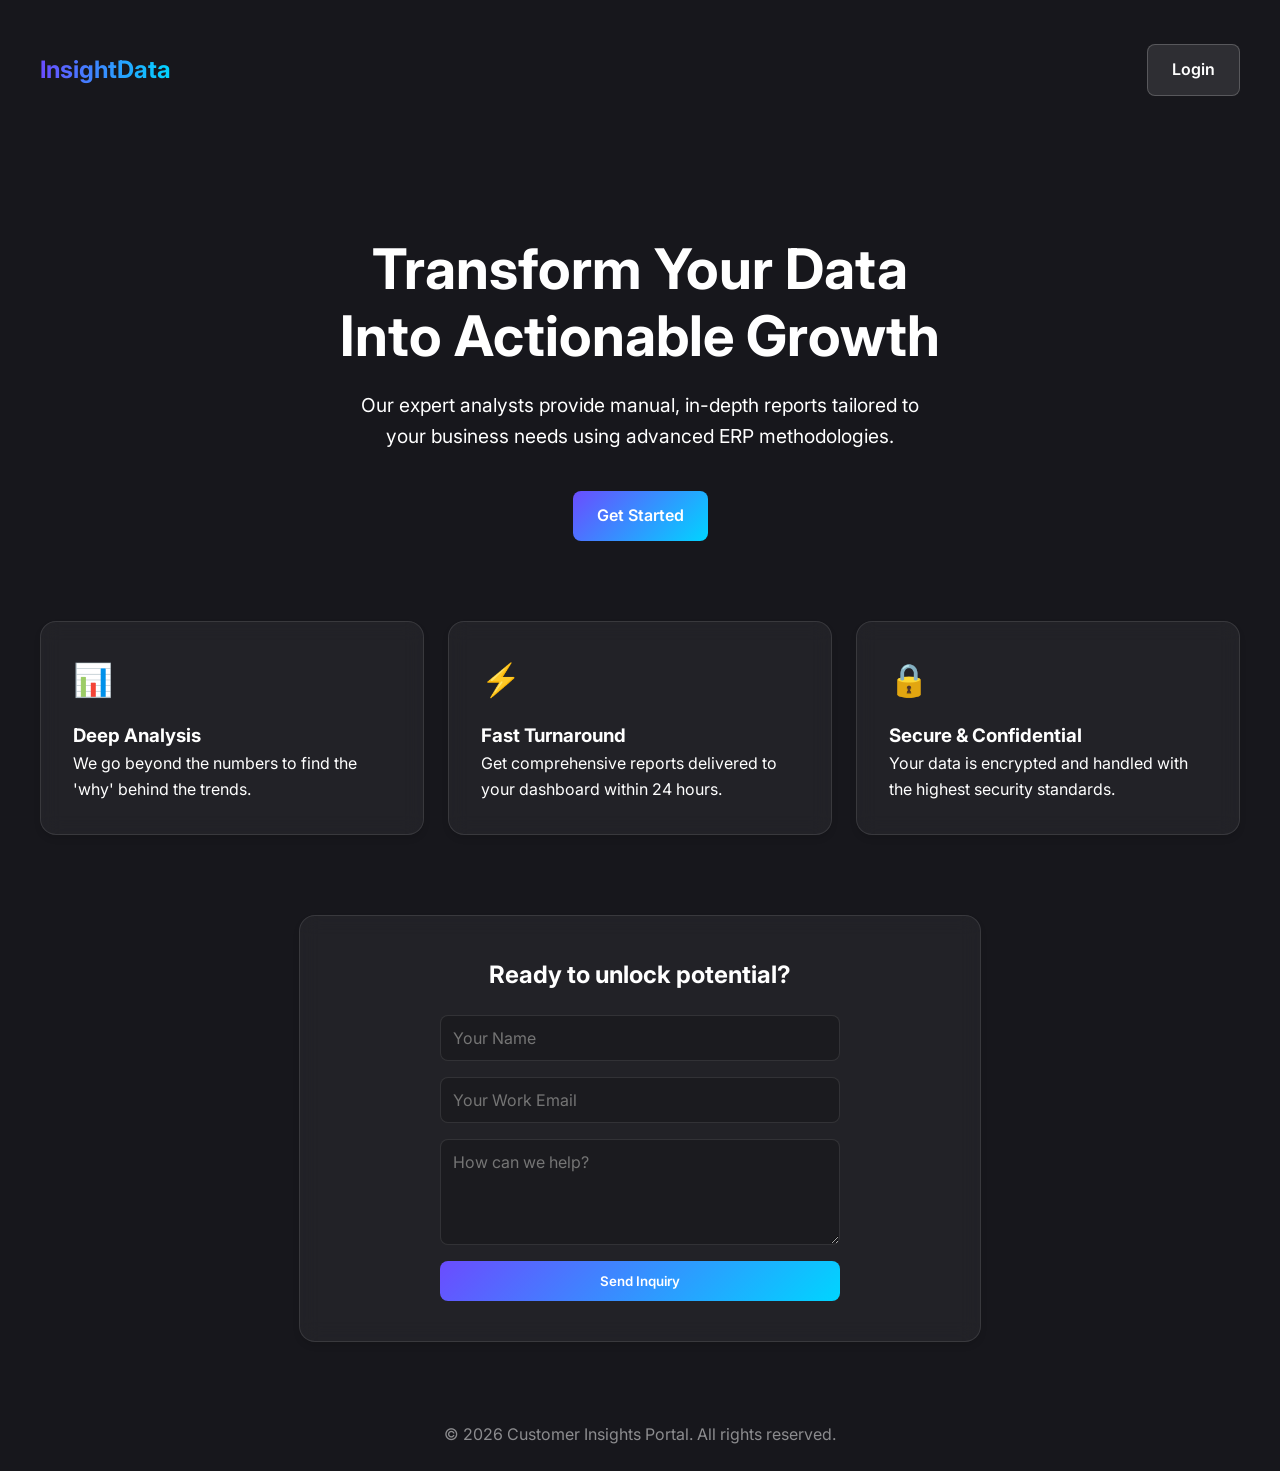
<file: frontend/index.html>
<!DOCTYPE html>
<html lang="en">
<head>
    <meta charset="UTF-8">
    <meta name="viewport" content="width=device-width, initial-scale=1.0">
    <title>Customer Insights Portal</title>
    <link rel="stylesheet" href="assets/css/style.css">
</head>
<body>
    <div class="container">
        <header>
            <div class="logo">InsightData</div>
            <nav>
                <div id="auth-links">
                    <a href="login.html" class="btn btn-glass">Login</a>
                </div>
            </nav>
        </header>

        <section class="hero fade-in">
            <h1>Transform Your Data<br>Into Actionable Growth</h1>
            <p>Our expert analysts provide manual, in-depth reports tailored to your business needs using advanced ERP methodologies.</p>
            <a href="#contact" class="btn btn-primary">Get Started</a>
        </section>

        <section class="services fade-in">
            <div class="glass-panel service-card">
                <div class="service-icon">📊</div>
                <h3>Deep Analysis</h3>
                <p>We go beyond the numbers to find the 'why' behind the trends.</p>
            </div>
            <div class="glass-panel service-card">
                <div class="service-icon">⚡</div>
                <h3>Fast Turnaround</h3>
                <p>Get comprehensive reports delivered to your dashboard within 24 hours.</p>
            </div>
            <div class="glass-panel service-card">
                <div class="service-icon">🔒</div>
                <h3>Secure & Confidential</h3>
                <p>Your data is encrypted and handled with the highest security standards.</p>
            </div>
        </section>

        <section id="contact" class="glass-panel fade-in" style="padding: 40px; text-align: center; max-width: 600px; margin: 0 auto 80px;">
            <h2 style="margin-bottom: 20px;">Ready to unlock potential?</h2>
            <form id="contact-form">
                <input type="text" id="name" placeholder="Your Name" required>
                <input type="email" id="email" placeholder="Your Work Email" required>
                <textarea id="message" rows="4" placeholder="How can we help?" required></textarea>
                <button type="submit" class="btn btn-primary">Send Inquiry</button>
            </form>
        </section>

        <footer>
            <p style="text-align: center; color: var(--text-muted); opacity: 0.5;">&copy; 2026 Customer Insights Portal. All rights reserved.</p>
        </footer>
    </div>

    <script src="assets/js/api.js"></script>
    <script>
        document.getElementById('contact-form').addEventListener('submit', async (e) => {
            e.preventDefault();
            const name = document.getElementById('name').value;
            const email = document.getElementById('email').value;
            const message = document.getElementById('message').value;
            
            try {
                await fetchAPI('/contact', {
                    method: 'POST',
                    body: JSON.stringify({ name, email, message })
                });
                alert('Thank you! We will reach out shortly.');
                e.target.reset();
            } catch (err) {
                alert('Error submitting form: ' + err.message);
            }
        });

        // Check if logged in update Nav
        if (localStorage.getItem('token')) {
            const user = JSON.parse(localStorage.getItem('user'));
            const dashLink = user.role === 'admin' ? 'admin_dashboard.html' : 'client_dashboard.html';
            document.getElementById('auth-links').innerHTML = `<a href="${dashLink}" class="btn btn-primary">Dashboard</a>`;
        }
    </script>
</body>
</html>
</file>
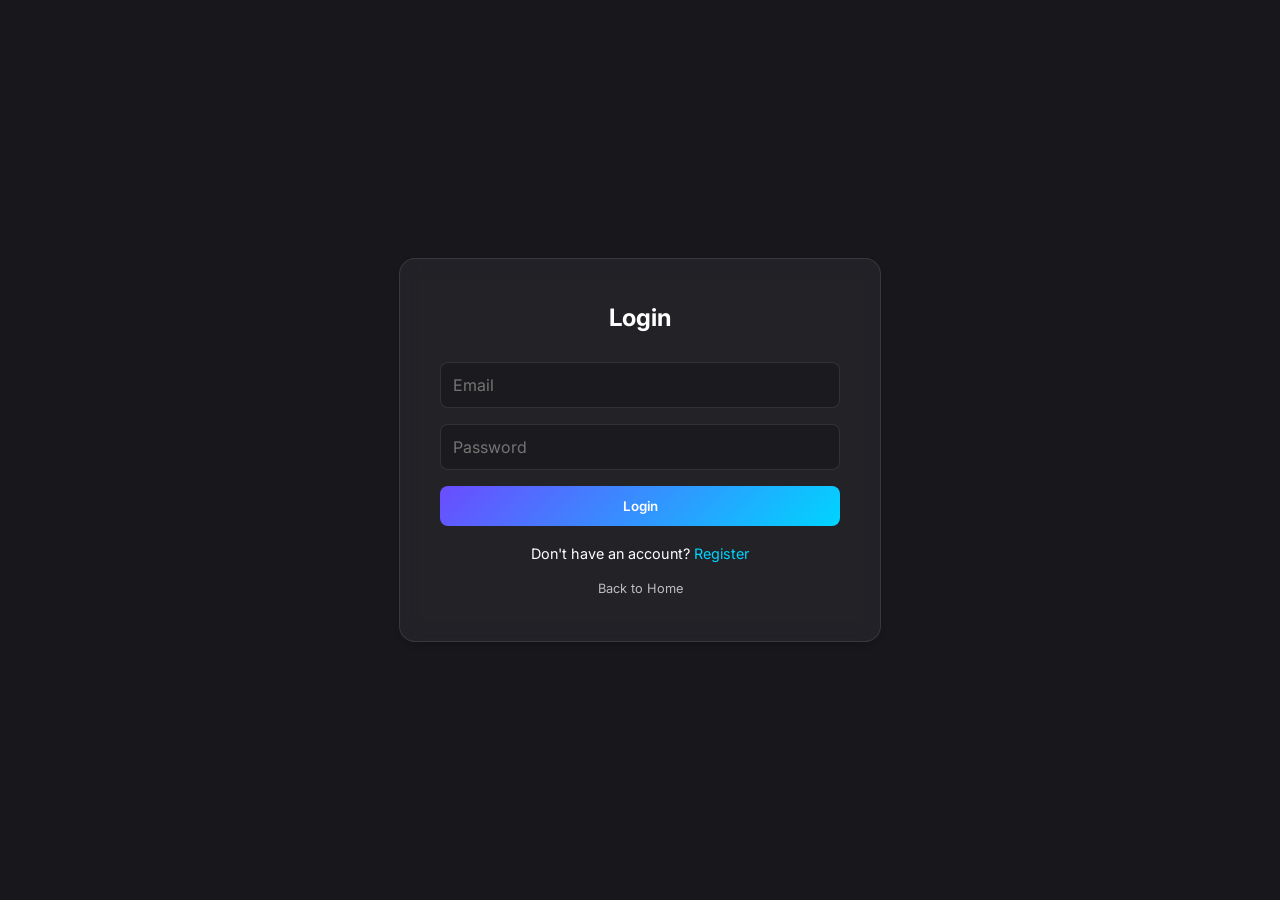
<file: frontend/admin_dashboard.html>
<!DOCTYPE html>
<html lang="en">

<head>
    <meta charset="UTF-8">
    <meta name="viewport" content="width=device-width, initial-scale=1.0">
    <title>Admin Dashboard</title>
    <link rel="stylesheet" href="assets/css/style.css">
</head>

<body>
    <div class="container">
        <header>
            <div class="logo">Admin Console</div>
            <nav style="display: flex; align-items: center; gap: 16px;">
                <span id="user-name" style="color: rgb(var(--text-muted));"></span>
                <button onclick="logout()" class="btn btn-glass"
                    style="padding: 8px 16px; font-size: 0.9rem;">Logout</button>
            </nav>
        </header>

        <div class="dashboard-grid">
            <aside class="sidebar glass-panel" style="padding: 20px;">
                <ul>
                    <li><a href="#" class="active" onclick="switchTab('uploads')">Client Uploads</a></li>
                    <li><a href="#" onclick="switchTab('reports')">Send Report</a></li>
                </ul>
            </aside>

            <main class="content-area glass-panel">
                <!-- Client Uploads Section -->
                <div id="tab-uploads">
                    <h2>Recent Client Uploads</h2>
                    <table>
                        <thead>
                            <tr>
                                <th>Client ID</th>
                                <th>Filename</th>
                                <th>Description</th>
                                <th>Date</th>
                                <th>Action</th>
                            </tr>
                        </thead>
                        <tbody id="uploads-table-body">
                            <!-- Items here -->
                        </tbody>
                    </table>
                </div>

                <!-- Send Report Section -->
                <div id="tab-reports" style="display: none;">
                    <h2>Upload Business Report</h2>
                    <div style="margin: 20px 0; padding: 20px; background: rgba(255,255,255,0.05); border-radius: 8px;">
                        <form id="report-form" style="max-width: 100%;">
                            <label style="display:block; margin-bottom:8px;">Select Client:</label>
                            <select id="client-select" required style="width: 100%; margin-bottom: 12px;">
                                <option value="">Loading clients...</option>
                            </select>

                            <input type="text" id="report-title" placeholder="Report Title" required>

                            <label style="display:block; margin-bottom:8px; margin-top: 12px;">Report File
                                (PDF):</label>
                            <input type="file" id="report-file" required>

                            <button type="submit" class="btn btn-primary" style="width: auto; margin-top: 16px;">Upload
                                & Notify Client</button>
                        </form>
                    </div>
                </div>
            </main>
        </div>
    </div>

    <script src="assets/js/api.js"></script>
    <script src="assets/js/auth.js"></script>
    <script>
        checkAuthGuard('admin');
        const user = getUser();
        document.getElementById('user-name').textContent = user.full_name;

        function switchTab(tab) {
            document.getElementById('tab-uploads').style.display = tab === 'uploads' ? 'block' : 'none';
            document.getElementById('tab-reports').style.display = tab === 'reports' ? 'block' : 'none';
            document.querySelectorAll('.sidebar a').forEach(a => a.classList.remove('active'));
            event.target.classList.add('active');
        }

        async function loadUploads() {
            try {
                const uploads = await fetchAPI('/uploads');
                const tbody = document.getElementById('uploads-table-body');
                tbody.innerHTML = uploads.map(u => `
                    <tr>
                        <td>${u.client_id}</td>
                        <td>${u.filename}</td>
                        <td>${u.description || '-'}</td>
                        <td>${new Date(u.created_at).toLocaleDateString()}</td>
                        <td><a href="${u.file_url}" target="_blank" class="btn btn-glass" style="padding: 4px 12px; font-size: 0.8rem;">Download</a></td>
                    </tr>
                `).join('');
            } catch (e) { console.error(e); }
        }

        async function loadClients() {
            try {
                // We need an endpoint to list clients. Assuming /users/ returns all for admin.
                const users = await fetchAPI('/users/');
                const clientSelect = document.getElementById('client-select');
                // Filter only clients if role available, or show all
                const clients = users.filter(u => u.role === 'client');

                clientSelect.innerHTML = clients.map(c => `
                    <option value="${c.id}">${c.full_name} (${c.email})</option>
                `).join('');
            } catch (e) { console.error(e); }
        }

        document.getElementById('report-form').addEventListener('submit', async (e) => {
            e.preventDefault();
            const client_id = document.getElementById('client-select').value;
            const title = document.getElementById('report-title').value;
            const fileInput = document.getElementById('report-file');

            if (fileInput.files.length === 0) return;

            const formData = new FormData();
            formData.append('file', fileInput.files[0]);

            try {
                await fetchAPI(`/reports/?title=${encodeURIComponent(title)}&client_id=${client_id}`, {
                    method: 'POST',
                    body: formData
                });
                alert('Report uploaded and client notified!');
                document.getElementById('report-form').reset();
            } catch (err) {
                alert('Upload failed: ' + err.message);
            }
        });

        // Init
        loadUploads();
        loadClients();
    </script>
</body>

</html>
</file>
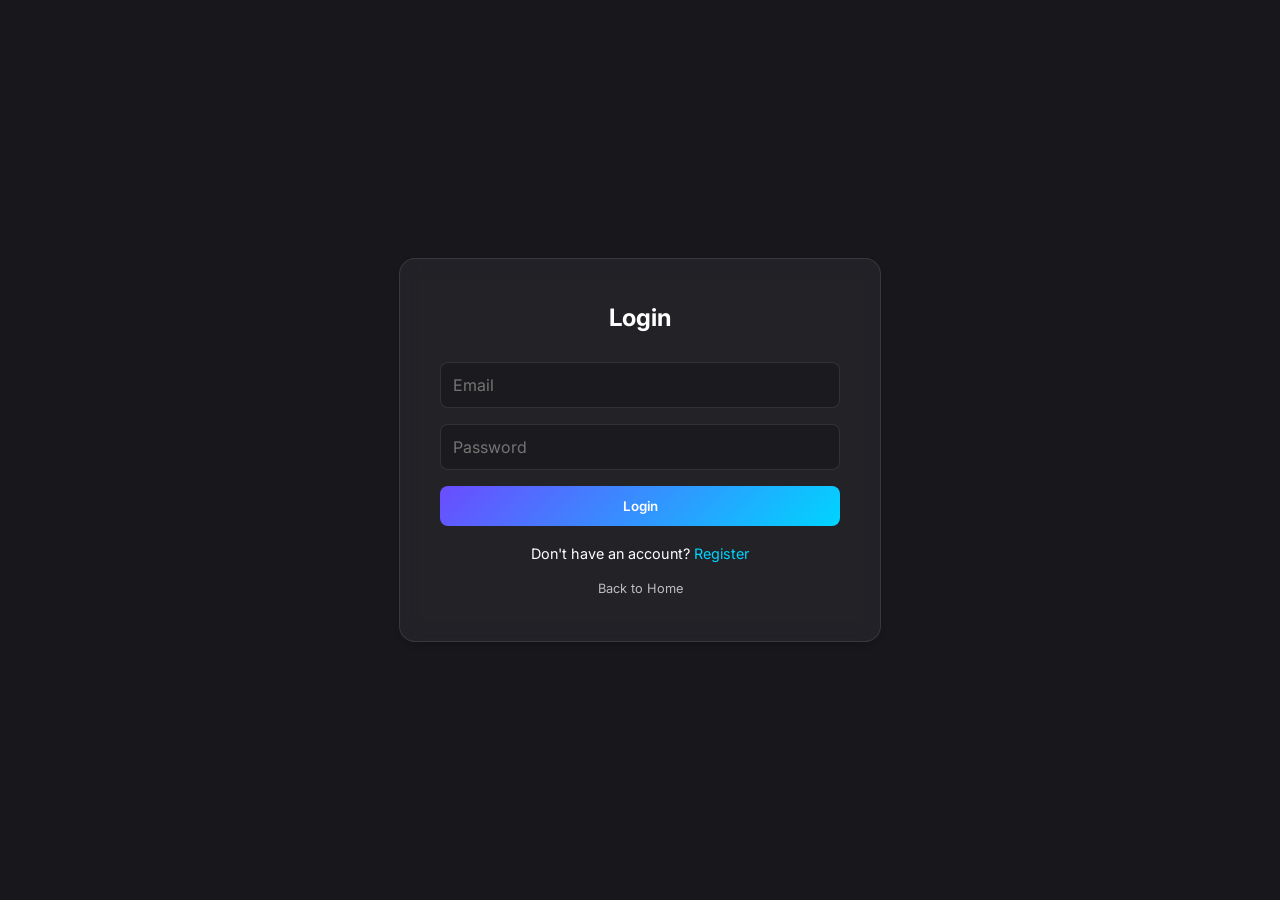
<file: frontend/client_dashboard.html>
<!DOCTYPE html>
<html lang="en">

<head>
    <meta charset="UTF-8">
    <meta name="viewport" content="width=device-width, initial-scale=1.0">
    <title>Client Dashboard</title>
    <link rel="stylesheet" href="assets/css/style.css">
</head>

<body>
    <div class="container">
        <header>
            <div class="logo">Client Portal</div>
            <nav style="display: flex; align-items: center; gap: 16px;">
                <span id="user-name" style="color: rgb(var(--text-muted));"></span>
                <button onclick="logout()" class="btn btn-glass"
                    style="padding: 8px 16px; font-size: 0.9rem;">Logout</button>
            </nav>
        </header>

        <div class="dashboard-grid">
            <aside class="sidebar glass-panel" style="padding: 20px;">
                <ul>
                    <li><a href="#" class="active" onclick="switchTab('uploads')">My Uploads</a></li>
                    <li><a href="#" onclick="switchTab('reports')">Reports Received</a></li>
                </ul>
            </aside>

            <main class="content-area glass-panel">
                <!-- Uploads Section -->
                <div id="tab-uploads">
                    <h2>My Data Uploads</h2>
                    <div style="margin: 20px 0; padding: 20px; background: rgba(255,255,255,0.05); border-radius: 8px;">
                        <h3>Upload New File</h3>
                        <form id="upload-form" style="max-width: 100%;">
                            <input type="text" id="file-desc" placeholder="Description (e.g. Q1 Sales Data)" required>
                            <input type="file" id="file-input" required>
                            <button type="submit" class="btn btn-primary"
                                style="width: auto; align-self: flex-start;">Upload File</button>
                        </form>
                    </div>

                    <table>
                        <thead>
                            <tr>
                                <th>Filename</th>
                                <th>Date</th>
                                <th>Status</th>
                            </tr>
                        </thead>
                        <tbody id="uploads-table-body">
                            <!-- Items here -->
                        </tbody>
                    </table>
                </div>

                <!-- Reports Section -->
                <div id="tab-reports" style="display: none;">
                    <h2>Business Reports</h2>
                    <table>
                        <thead>
                            <tr>
                                <th>Report Title</th>
                                <th>Date Received</th>
                                <th>Action</th>
                            </tr>
                        </thead>
                        <tbody id="reports-table-body">
                            <!-- Items here -->
                        </tbody>
                    </table>
                </div>
            </main>
        </div>
    </div>

    <script src="assets/js/api.js"></script>
    <script src="assets/js/auth.js"></script>
    <script>
        checkAuthGuard('client');
        const user = getUser();
        document.getElementById('user-name').textContent = user.full_name;

        function switchTab(tab) {
            document.getElementById('tab-uploads').style.display = tab === 'uploads' ? 'block' : 'none';
            document.getElementById('tab-reports').style.display = tab === 'reports' ? 'block' : 'none';
            document.querySelectorAll('.sidebar a').forEach(a => a.classList.remove('active'));
            event.target.classList.add('active');
        }

        async function loadUploads() {
            try {
                const uploads = await fetchAPI('/uploads');
                const tbody = document.getElementById('uploads-table-body');
                tbody.innerHTML = uploads.map(u => `
                    <tr>
                        <td>${u.filename}</td>
                        <td>${new Date(u.created_at).toLocaleDateString()}</td>
                        <td><span class="status-cell">Uploaded</span></td>
                    </tr>
                `).join('');
            } catch (e) { console.error(e); }
        }

        async function loadReports() {
            try {
                const reports = await fetchAPI('/reports');
                const tbody = document.getElementById('reports-table-body');
                tbody.innerHTML = reports.map(r => `
                    <tr>
                        <td>${r.title}</td>
                        <td>${new Date(r.created_at).toLocaleDateString()}</td>
                        <td><a href="${r.report_url}" target="_blank" class="btn btn-glass" style="padding: 4px 12px; font-size: 0.8rem;">Download</a></td>
                    </tr>
                `).join('');
            } catch (e) { console.error(e); }
        }

        document.getElementById('upload-form').addEventListener('submit', async (e) => {
            e.preventDefault();
            const desc = document.getElementById('file-desc').value;
            const fileInput = document.getElementById('file-input');

            if (fileInput.files.length === 0) return;

            const formData = new FormData();
            formData.append('file', fileInput.files[0]);
            formData.append('description', desc);

            try {
                // Determine generic endpoint or specific
                await fetchAPI('/uploads/?description=' + encodeURIComponent(desc), {
                    method: 'POST',
                    body: formData
                });
                alert('File uploaded successfully');
                document.getElementById('upload-form').reset();
                loadUploads();
            } catch (err) {
                alert('Upload failed: ' + err.message);
            }
        });

        // Init
        loadUploads();
        loadReports();
    </script>
</body>

</html>
</file>
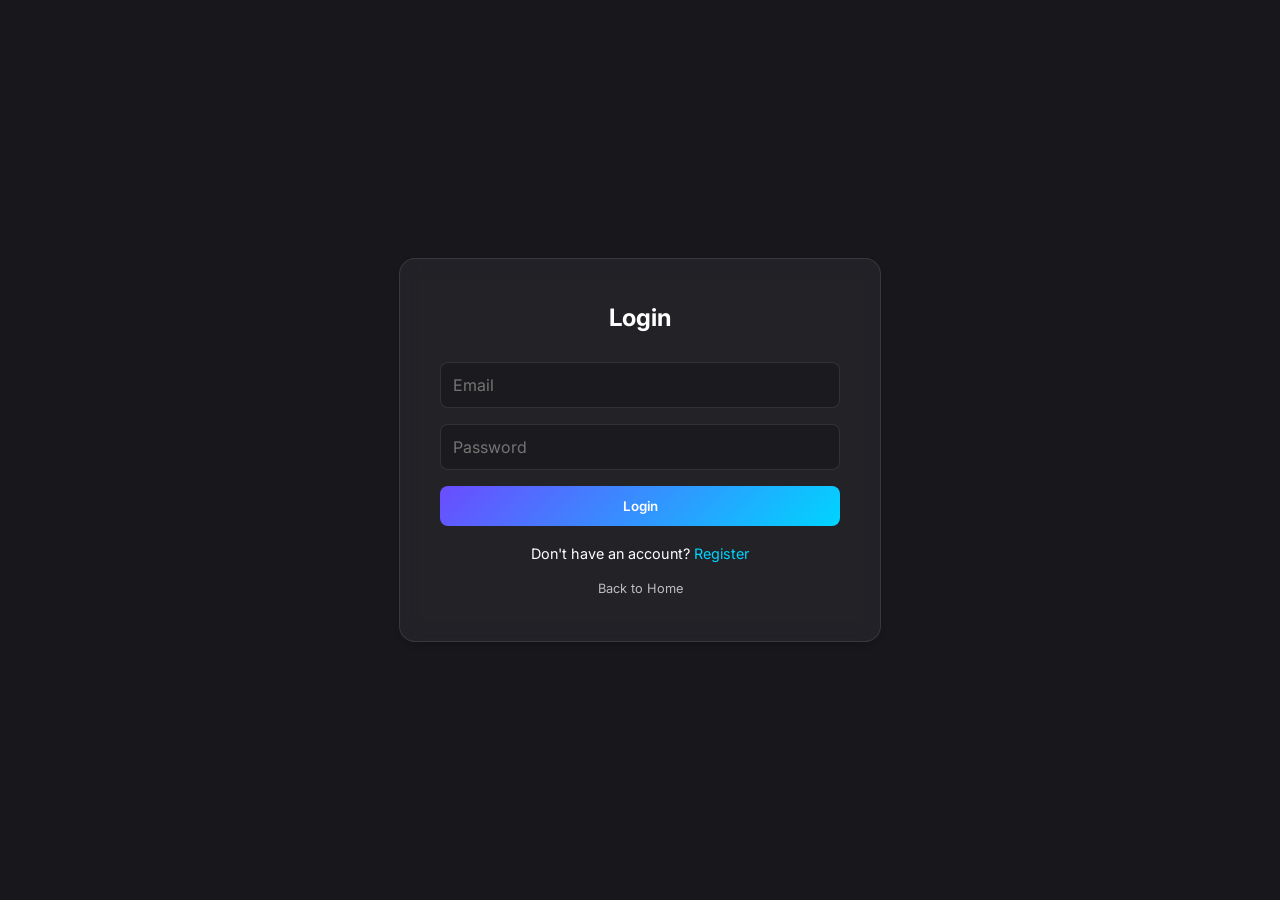
<file: frontend/login.html>
<!DOCTYPE html>
<html lang="en">

<head>
    <meta charset="UTF-8">
    <meta name="viewport" content="width=device-width, initial-scale=1.0">
    <title>Login - Customer Insights Portal</title>
    <link rel="stylesheet" href="assets/css/style.css">
    <style>
        .auth-container {
            min-height: 100vh;
            display: flex;
            align-items: center;
            justify-content: center;
        }

        .auth-box {
            width: 100%;
            max-width: 400px;
            padding: 40px;
        }
    </style>
</head>

<body>
    <div class="auth-container">
        <div class="glass-panel auth-box fade-in">
            <h2 id="form-title" style="text-align: center; margin-bottom: 24px;">Login</h2>

            <form id="auth-form">
                <input type="email" id="email" placeholder="Email" required>
                <input type="password" id="password" placeholder="Password" required>
                <!-- For Register -->
                <input type="text" id="fullname" placeholder="Full Name" style="display: none;">
                <select id="role" style="display: none;">
                    <option value="client">Client</option>
                    <option value="admin">Admin (Requires Secret)</option>
                </select>
                <!-- Admin secret only shown if admin selected -->

                <button type="submit" class="btn btn-primary" id="submit-btn">Login</button>
            </form>

            <p style="text-align: center; margin-top: 16px; font-size: 0.9rem;">
                <span id="toggle-text">Don't have an account?</span>
                <a href="#" id="toggle-link" style="color: hsl(var(--secondary));">Register</a>
            </p>
            <p style="text-align: center; margin-top: 10px;">
                <a href="index.html" style="font-size: 0.8rem; opacity: 0.7;">Back to Home</a>
            </p>
        </div>
    </div>

    <script src="assets/js/api.js"></script>
    <script>
        const form = document.getElementById('auth-form');
        const title = document.getElementById('form-title');
        const submitBtn = document.getElementById('submit-btn');
        const toggleLink = document.getElementById('toggle-link');
        const toggleText = document.getElementById('toggle-text');

        const fullnameInput = document.getElementById('fullname');
        const roleInput = document.getElementById('role');

        let isLogin = true;

        toggleLink.addEventListener('click', (e) => {
            e.preventDefault();
            isLogin = !isLogin;
            if (isLogin) {
                title.textContent = "Login";
                submitBtn.textContent = "Login";
                toggleText.textContent = "Don't have an account?";
                toggleLink.textContent = "Register";
                fullnameInput.style.display = "none";
                roleInput.style.display = "none";
                fullnameInput.required = false;
            } else {
                title.textContent = "Create Account";
                submitBtn.textContent = "Register";
                toggleText.textContent = "Already have an account?";
                toggleLink.textContent = "Login";
                fullnameInput.style.display = "block";
                roleInput.style.display = "block";
                fullnameInput.required = true;
            }
        });

        form.addEventListener('submit', async (e) => {
            e.preventDefault();
            const email = document.getElementById('email').value;
            const password = document.getElementById('password').value;

            try {
                if (isLogin) {
                    // Login
                    const formData = new FormData();
                    formData.append('username', email);
                    formData.append('password', password);

                    const data = await fetchAPI('/auth/login', {
                        method: 'POST',
                        body: formData
                    });

                    localStorage.setItem('token', data.access_token);

                    // Get User Details
                    const user = await fetchAPI('/users/me');
                    localStorage.setItem('user', JSON.stringify(user));

                    // Redirect
                    if (user.role === 'admin') window.location.href = 'admin_dashboard.html';
                    else window.location.href = 'client_dashboard.html';

                } else {
                    // Register
                    const fullname = fullnameInput.value;
                    const role = roleInput.value;

                    await fetchAPI('/auth/register', {
                        method: 'POST',
                        body: JSON.stringify({
                            email,
                            password,
                            full_name: fullname,
                            role: role
                        })
                    });

                    alert("Registration successful! Please login.");
                    location.reload();
                }
            } catch (err) {
                alert(err.message);
            }
        });
    </script>
</body>

</html>
</file>
<file: frontend/assets/css/style.css>
@import url('https://fonts.googleapis.com/css2?family=Inter:wght@300;400;600;700&display=swap');

:root {
    --primary: 250, 100%, 65%; /* #7C4DFF - Deep Purple */
    --secondary: 190, 100%, 50%; /* Cyan */
    --bg-dark: 240, 10%, 10%;
    --bg-glass: 240, 10%, 15%;
    --text-main: 255, 255, 255;
    --text-muted: 240, 10%, 70%;
}

* {
    margin: 0;
    padding: 0;
    box_sizing: border-box;
    font-family: 'Inter', sans-serif;
}

body {
    background-color: hsl(var(--bg-dark));
    color: rgb(var(--text-main));
    line-height: 1.6;
    overflow-x: hidden;
    background-image: 
        radial-gradient(circle at 10% 20%, rgba(var(--primary), 0.1) 0%, transparent 40%),
        radial-gradient(circle at 90% 80%, rgba(var(--secondary), 0.1) 0%, transparent 40%);
    min-height: 100vh;
}

a {
    color: inherit;
    text-decoration: none;
    transition: color 0.3s;
}

a:hover {
    color: hsl(var(--secondary));
}

.glass-panel {
    background: rgba(255, 255, 255, 0.05);
    backdrop-filter: blur(10px);
    -webkit-backdrop-filter: blur(10px);
    border: 1px solid rgba(255, 255, 255, 0.1);
    border-radius: 16px;
    box-shadow: 0 4px 6px rgba(0, 0, 0, 0.1);
}

.btn {
    display: inline-block;
    padding: 12px 24px;
    border-radius: 8px;
    font-weight: 600;
    cursor: pointer;
    border: none;
    transition: all 0.3s ease;
    text-align: center;
}

.btn-primary {
    background: linear-gradient(135deg, hsl(var(--primary)), hsl(var(--secondary)));
    color: white;
    box-shadow: 0 4px 15px rgba(var(--primary), 0.3);
}

.btn-primary:hover {
    transform: translateY(-2px);
    box-shadow: 0 6px 20px rgba(var(--primary), 0.5);
}

.btn-glass {
    background: rgba(255, 255, 255, 0.1);
    border: 1px solid rgba(255, 255, 255, 0.2);
}

.btn-glass:hover {
    background: rgba(255, 255, 255, 0.2);
}

.container {
    max-width: 1200px;
    margin: 0 auto;
    padding: 24px;
}

header {
    display: flex;
    justify-content: space-between;
    align-items: center;
    padding: 20px 0;
    margin-bottom: 40px;
}

.logo {
    font-size: 1.5rem;
    font-weight: 700;
    background: linear-gradient(to right, hsl(var(--primary)), hsl(var(--secondary)));
    -webkit-background-clip: text;
    -webkit-text-fill-color: transparent;
}

.hero {
    text-align: center;
    padding: 80px 20px;
}

.hero h1 {
    font-size: 3.5rem;
    margin-bottom: 20px;
    line-height: 1.2;
}

.hero p {
    font-size: 1.2rem;
    color: rgb(var(--text-muted));
    margin-bottom: 40px;
    max-width: 600px;
    margin-left: auto;
    margin-right: auto;
}

.services {
    display: grid;
    grid-template-columns: repeat(auto-fit, minmax(300px, 1fr));
    gap: 24px;
    margin-bottom: 80px;
}

.service-card {
    padding: 32px;
    transition: transform 0.3s;
}

.service-card:hover {
    transform: translateY(-5px);
    background: rgba(255, 255, 255, 0.08);
}

.service-icon {
    font-size: 2rem;
    margin-bottom: 16px;
    color: hsl(var(--secondary));
}

form {
    display: flex;
    flex-direction: column;
    gap: 16px;
    max-width: 400px;
    margin: 0 auto;
}

input, textarea, select {
    padding: 12px;
    border-radius: 8px;
    background: rgba(0, 0, 0, 0.2);
    border: 1px solid rgba(255, 255, 255, 0.1);
    color: white;
    font-size: 1rem;
    outline: none;
    transition: border-color 0.3s;
}

input:focus, textarea:focus, select:focus {
    border-color: hsl(var(--primary));
}

.notification-badge {
    background: hsl(var(--primary));
    color: white;
    padding: 2px 8px;
    border-radius: 12px;
    font-size: 0.8rem;
    margin-left: 8px;
}

.dashboard-grid {
    display: grid;
    grid-template-columns: 250px 1fr;
    gap: 24px;
    margin-top: 40px;
}

.sidebar {
    height: calc(100vh - 100px);
}

.sidebar ul {
    list-style: none;
}

.sidebar li {
    margin-bottom: 12px;
}

.sidebar a {
    display: block;
    padding: 12px;
    border-radius: 8px;
}

.sidebar a.active, .sidebar a:hover {
    background: rgba(255, 255, 255, 0.1);
    color: hsl(var(--secondary));
}

.content-area {
    padding: 24px;
}

table {
    width: 100%;
    border-collapse: collapse;
    margin-top: 20px;
}

th, td {
    padding: 16px;
    text-align: left;
    border-bottom: 1px solid rgba(255, 255, 255, 0.05);
}

th {
    color: rgb(var(--text-muted));
    font-weight: 600;
}

.status-cell {
    display: inline-block;
    padding: 4px 12px;
    border-radius: 4px;
    font-size: 0.85rem;
    background: rgba(255, 255, 255, 0.1);
}

/* Animations */
@keyframes fadeIn {
    from { opacity: 0; transform: translateY(20px); }
    to { opacity: 1; transform: translateY(0); }
}

.fade-in {
    animation: fadeIn 0.6s ease-out forwards;
}
</file>
